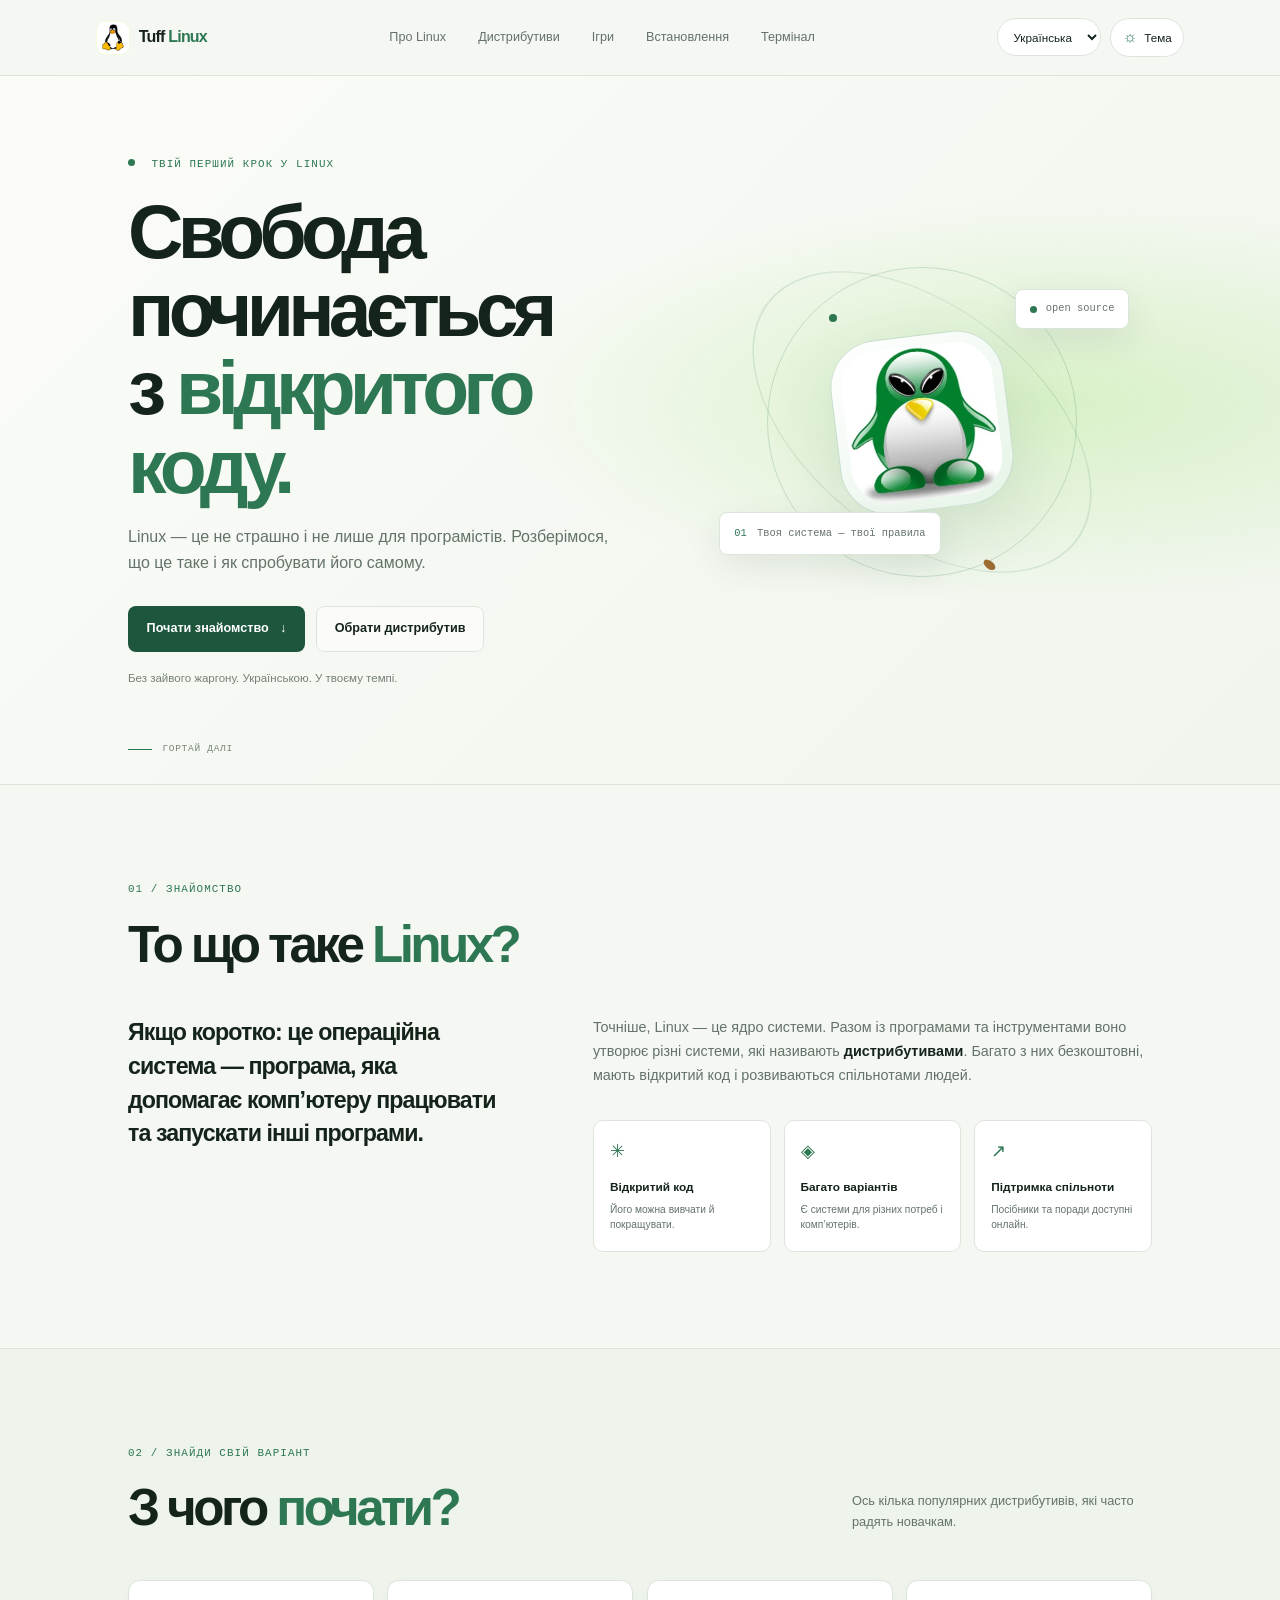
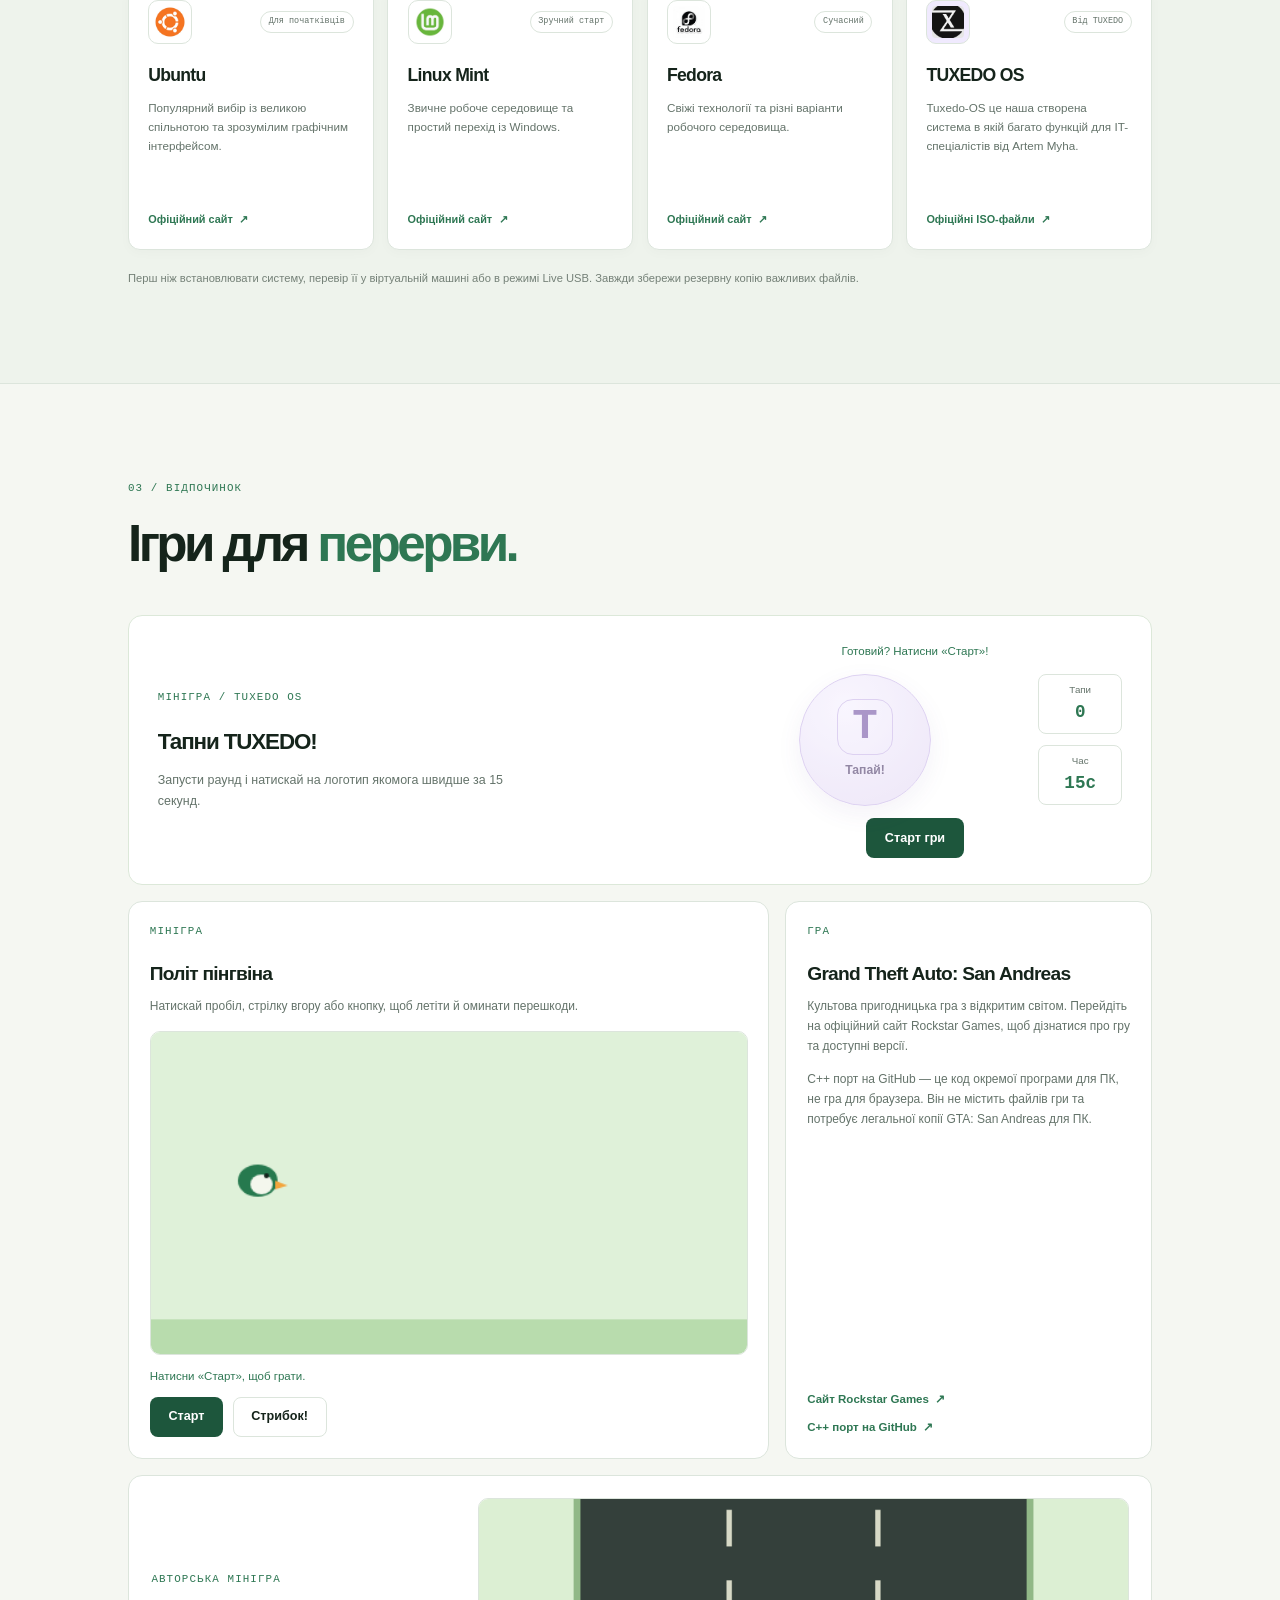
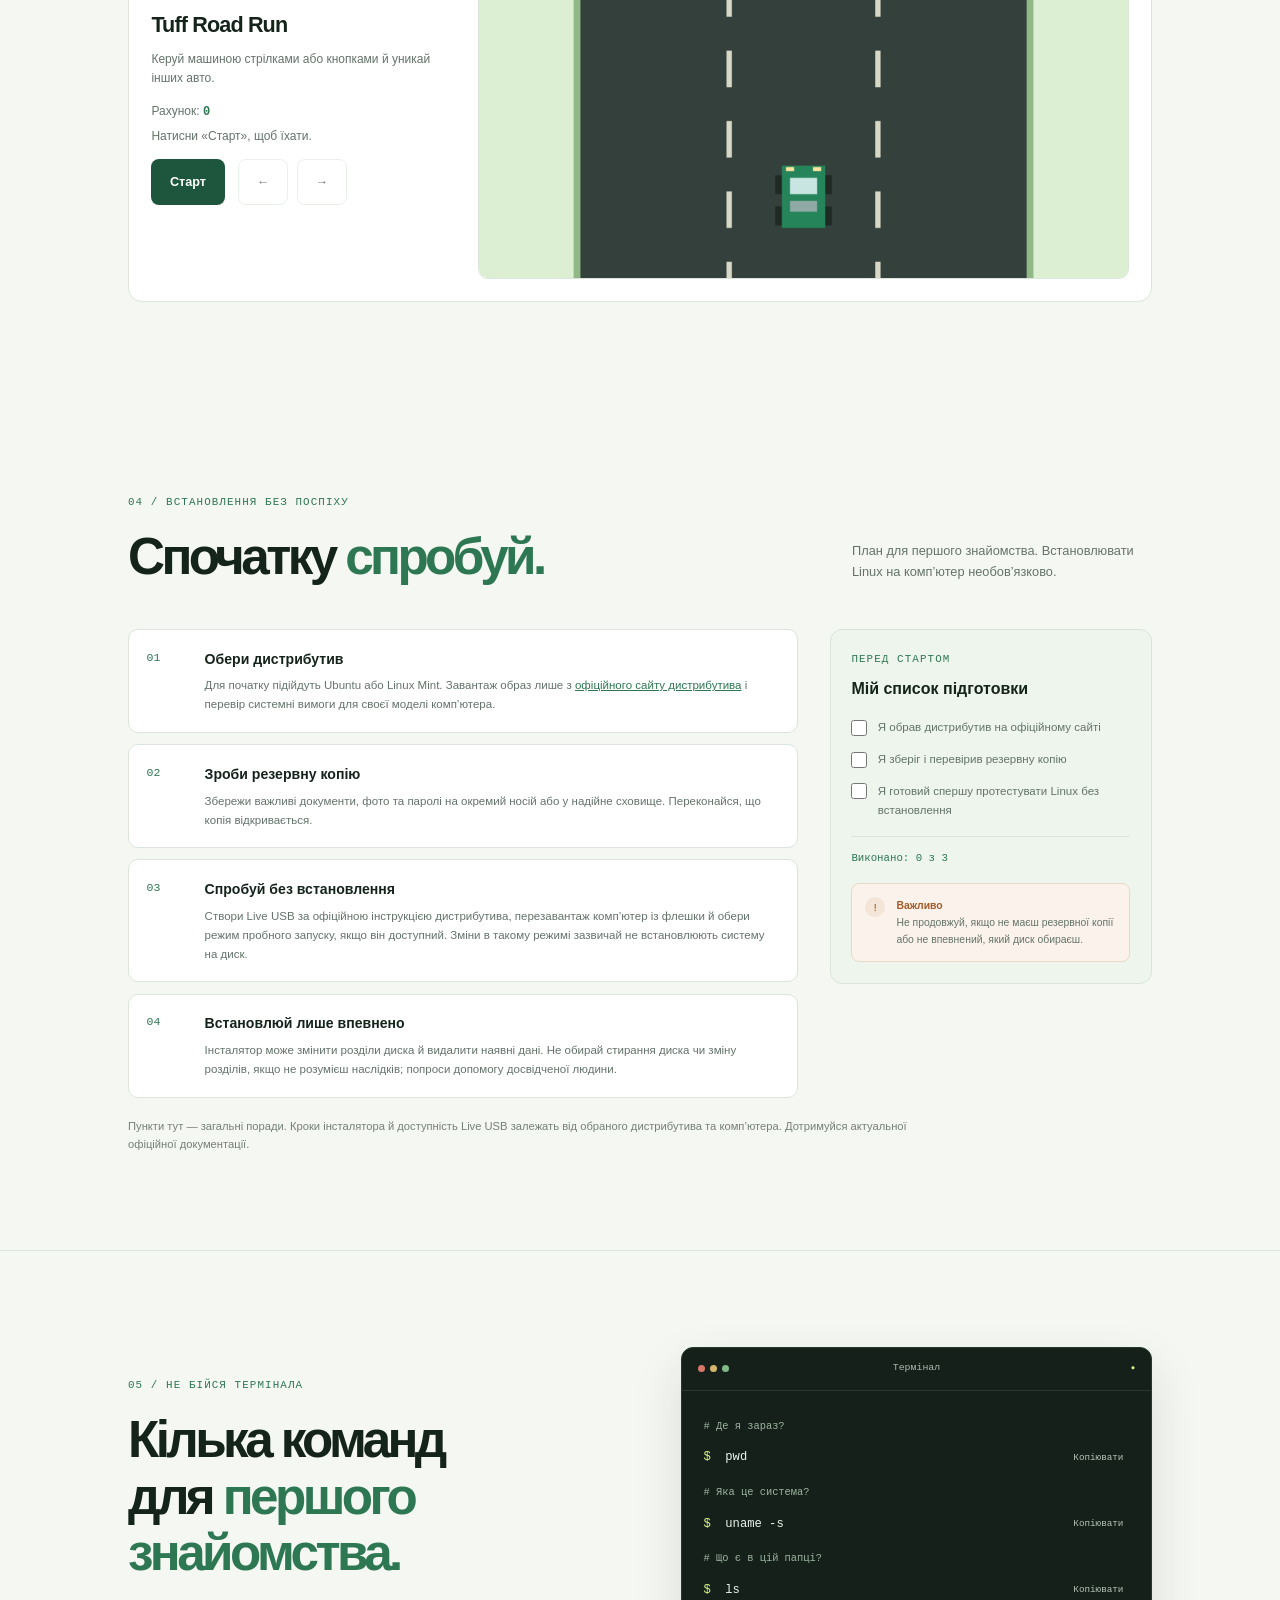
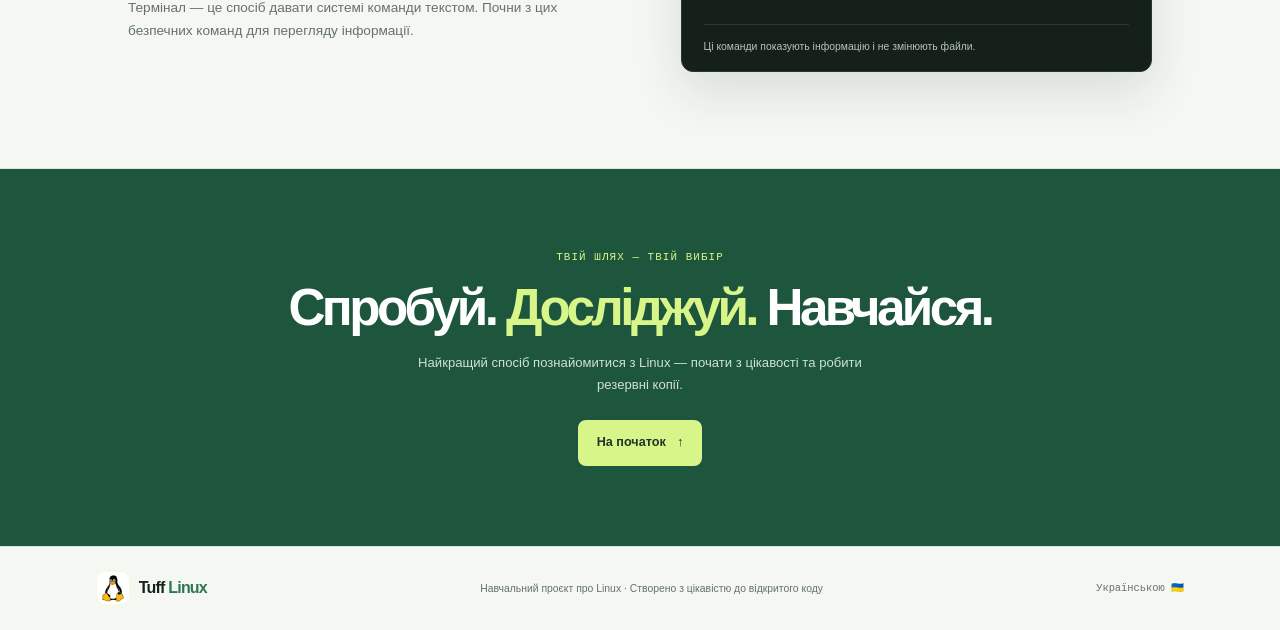
<file: index.html>
<!doctype html>
<html lang="uk">
<head>
  <meta charset="utf-8">
  <meta name="viewport" content="width=device-width, initial-scale=1">
  <meta name="theme-color" content="#f5f7f2">
  <meta name="description" content="Зрозумілий путівник Linux українською: дистрибутиви, безпечне встановлення та перші команди." data-i18n-content="meta.description">
  <meta name="theme-color" content="#f5f7f2">
  <meta name="apple-mobile-web-app-capable" content="yes">
  <meta name="apple-mobile-web-app-status-bar-style" content="default">
  <meta name="apple-mobile-web-app-title" content="Tuff Linux">
  <meta name="format-detection" content="telephone=no">
  <meta name="mobile-web-app-capable" content="yes">
  <link rel="manifest" href="manifest.webmanifest">
  <link rel="icon" href="assets/icon-192.png" type="image/png">
  <link rel="apple-touch-icon" href="assets/icon-192.png">
  <title data-i18n="meta.title">Tuff Linux — путівник для початківців</title>
  <link rel="stylesheet" href="styles.css">
  <script src="script.js" defer></script>
</head>
<body>
  <a class="skip-link" href="#main" data-i18n="skip">Перейти до основного вмісту</a>
  <header class="site-header">
    <a class="brand" href="#" aria-label="Tuff Linux — на головну" data-i18n-aria="brand.home">
      <img class="brand-icon" src="assets/tuxedo-penguin.jpg" alt="">
      <span class="brand-name">Tuff <span class="brand-accent">Linux</span></span>
    </a>
    <nav class="main-nav" aria-label="Основна навігація" data-i18n-aria="nav.label">
      <a href="#about" data-i18n="nav.about">Про Linux</a>
      <a href="#distros" data-i18n="nav.distros">Дистрибутиви</a>
      <a href="#games" data-i18n="nav.games">Ігри</a>
      <a href="#install" data-i18n="nav.install">Встановлення</a>
      <a href="#terminal" data-i18n="nav.terminal">Термінал</a>
    </nav>
    <div class="header-controls">
      <label class="sr-only" for="language-select" data-i18n="language.label">Мова</label>
      <div class="language-control">
        <select class="language-select" id="language-select" aria-label="Мова сайту" data-i18n-aria="language.aria">
          <option value="uk">Українська</option>
          <option value="cs">Čeština</option>
        </select>
      </div>
      <button class="theme-toggle" type="button" aria-label="Увімкнути світлу тему" aria-pressed="false">
      <span aria-hidden="true">☼</span>
      <span class="theme-label" data-i18n="theme.label">Тема</span>
      </button>
      <button class="menu-toggle" type="button" aria-label="Відкрити меню" aria-expanded="false" aria-controls="mobile-menu">
        <span></span><span></span><span></span>
      </button>
    </div>
    <nav class="mobile-nav" id="mobile-menu" aria-label="Мобільна навігація" data-i18n-aria="nav.label">
      <a href="#about" data-i18n="nav.about">Про Linux</a>
      <a href="#distros" data-i18n="nav.distros">Дистрибутиви</a>
      <a href="#games" data-i18n="nav.games">Ігри</a>
      <a href="#install" data-i18n="nav.install">Встановлення</a>
      <a href="#terminal" data-i18n="nav.terminal">Термінал</a>
    </nav>
  </header>

  <main id="main">
    <section class="hero">
      <div class="hero-content">
        <p class="eyebrow"><span class="status-dot"></span> <span data-i18n="hero.eyebrow">Твій перший крок у Linux</span></p>
        <h1 data-i18n-html="hero.title">Свобода починається<br>з <span class="text-gradient">відкритого коду.</span></h1>
        <p class="hero-copy" data-i18n="hero.copy">Linux — це не страшно і не лише для програмістів. Розберімося, що це таке і як спробувати його самому.</p>
        <div class="hero-actions">
          <a class="button button-primary" href="#about"><span data-i18n="hero.primary">Почати знайомство</span> <span aria-hidden="true">↓</span></a>
          <a class="button button-quiet" href="#distros" data-i18n="hero.secondary">Обрати дистрибутив</a>
        </div>
        <p class="hero-note" data-i18n="hero.note">Без зайвого жаргону. Українською. У твоєму темпі.</p>
      </div>
      <div class="hero-visual">
        <div class="orbit orbit-one"></div>
        <div class="orbit orbit-two"></div>
        <button class="linux-symbol music-penguin" id="music-penguin" type="button" aria-label="Play Tuff Linux music">
          <img src="assets/alien-tux.jpg" alt="Alien Tux">
        </button>
        <audio id="tuff-music" preload="none" loop>
          <source src="assets/alien-music.mp3" type="audio/mpeg">
        </audio>
        <div class="floating-card card-top"><span class="card-dot"></span> open source</div>
        <div class="floating-card card-bottom"><span>01</span> <span data-i18n="hero.slogan">Твоя система — твої правила</span></div>
      </div>
      <div class="hero-scroll" aria-hidden="true"><span></span> <span data-i18n="hero.scroll">Гортай далі</span></div>
    </section>

    <section class="section about-section" id="about">
      <div class="section-heading">
        <p class="eyebrow" data-i18n="about.eyebrow">01 / Знайомство</p>
        <h2 data-i18n-html="about.title">То що таке <span class="text-gradient">Linux?</span></h2>
      </div>
      <div class="about-grid">
        <p class="about-lead" data-i18n="about.lead">Якщо коротко: це операційна система — програма, яка допомагає комп’ютеру працювати та запускати інші програми.</p>
        <div class="about-detail">
          <p data-i18n-html="about.detail">Точніше, Linux — це ядро системи. Разом із програмами та інструментами воно утворює різні системи, які називають <strong>дистрибутивами</strong>. Багато з них безкоштовні, мають відкритий код і розвиваються спільнотами людей.</p>
          <div class="feature-list">
            <div class="feature"><span class="feature-icon" aria-hidden="true">✳</span><span><strong data-i18n="about.feature1.title">Відкритий код</strong><small data-i18n="about.feature1.copy">Його можна вивчати й покращувати.</small></span></div>
            <div class="feature"><span class="feature-icon" aria-hidden="true">◈</span><span><strong data-i18n="about.feature2.title">Багато варіантів</strong><small data-i18n="about.feature2.copy">Є системи для різних потреб і комп’ютерів.</small></span></div>
            <div class="feature"><span class="feature-icon" aria-hidden="true">↗</span><span><strong data-i18n="about.feature3.title">Підтримка спільноти</strong><small data-i18n="about.feature3.copy">Посібники та поради доступні онлайн.</small></span></div>
          </div>
        </div>
      </div>
    </section>

    <section class="section distros-section" id="distros">
      <div class="section-heading section-heading-row">
        <div>
          <p class="eyebrow" data-i18n="distros.eyebrow">02 / Знайди свій варіант</p>
          <h2 data-i18n-html="distros.title">З чого <span class="text-gradient">почати?</span></h2>
        </div>
        <p class="section-aside" data-i18n="distros.aside">Ось кілька популярних дистрибутивів, які часто радять новачкам.</p>
      </div>
      <div class="distro-grid">
        <article class="distro-card">
          <div class="distro-top"><img class="distro-logo" src="assets/ubuntu.jpg" alt="Ubuntu logo"><span class="distro-tag" data-i18n="distro.beginner">Для початківців</span></div>
          <h3>Ubuntu</h3>
          <p data-i18n="distro.ubuntu.copy">Популярний вибір із великою спільнотою та зрозумілим графічним інтерфейсом.</p>
          <a href="https://ubuntu.com/download/desktop" target="_blank" rel="noopener noreferrer"><span data-i18n="distro.site">Офіційний сайт</span> <span aria-hidden="true">↗</span></a>
        </article>
        <article class="distro-card">
          <div class="distro-top"><img class="distro-logo" src="assets/linux-mint.jpg" alt="Linux Mint logo"><span class="distro-tag" data-i18n="distro.easy">Зручний старт</span></div>
          <h3>Linux Mint</h3>
          <p data-i18n="distro.mint.copy">Звичне робоче середовище та простий перехід із Windows.</p>
          <a href="https://linuxmint.com/download.php" target="_blank" rel="noopener noreferrer"><span data-i18n="distro.site">Офіційний сайт</span> <span aria-hidden="true">↗</span></a>
        </article>
        <article class="distro-card">
          <div class="distro-top"><img class="distro-logo" src="assets/fedora.jpg" alt="Fedora logo"><span class="distro-tag" data-i18n="distro.modern">Сучасний</span></div>
          <h3>Fedora</h3>
          <p data-i18n="distro.fedora.copy">Свіжі технології та різні варіанти робочого середовища.</p>
          <a href="https://fedoraproject.org/workstation/download" target="_blank" rel="noopener noreferrer"><span data-i18n="distro.site">Офіційний сайт</span> <span aria-hidden="true">↗</span></a>
        </article>
        <article class="distro-card">
          <div class="distro-top"><img class="distro-logo tuxedo-logo" src="assets/tuff-linux-brand.png" alt="TUXEDO OS logo"><span class="distro-tag" data-i18n="distro.tuxedo.tag">Від TUXEDO</span></div>
          <h3>TUXEDO OS</h3>
          <p data-i18n="distro.tuxedo.copy">Tuxedo-OS це наша створена система в якій багато функцій для IT-спеціалістів від Artem Myha
        
            
        .</p>
          <a href="https://os.tuxedocomputers.com/" target="_blank" rel="noopener noreferrer"><span data-i18n="distro.tuxedo.link">Офіційні ISO-файли</span> <span aria-hidden="true">↗</span></a>
        </article>
      </div>
      <p class="section-footnote" data-i18n="distros.footnote">Перш ніж встановлювати систему, перевір її у віртуальній машині або в режимі Live USB. Завжди збережи резервну копію важливих файлів.</p>
    </section>

    <section class="section games-section" id="games">
      <div class="section-heading">
        <p class="eyebrow" data-i18n="games.eyebrow">03 / Відпочинок</p>
        <h2 data-i18n-html="games.title">Ігри для <span class="text-gradient">перерви.</span></h2>
      </div>
      <div class="tap-game">
        <div class="tap-game-copy">
          <p class="eyebrow" data-i18n="game.eyebrow">Мінігра / TUXEDO OS</p>
          <h3 data-i18n="game.title">Тапни TUXEDO!</h3>
          <p data-i18n="game.copy">Запусти раунд і натискай на логотип якомога швидше за 15 секунд.</p>
        </div>
        <div class="tap-game-panel">
          <p class="game-status" id="game-status" role="status" aria-live="polite" data-i18n="game.ready">Готовий? Натисни «Старт»!</p>
          <button class="tap-button" id="tap-button" type="button" disabled aria-label="Тапати на TUXEDO OS" data-i18n-aria="game.tapAria">
            <span class="tap-logo" aria-hidden="true">T</span>
            <span data-i18n="game.tap">Тапай!</span>
          </button>
          <div class="game-stats">
            <div><span data-i18n="game.taps">Тапи</span><strong id="tap-score">0</strong></div>
            <div><span data-i18n="game.time">Час</span><strong><span id="tap-time">15</span><span data-i18n="game.seconds">с</span></strong></div>
          </div>
          <button class="button button-primary game-start" id="game-start" type="button" data-i18n="game.start">Старт гри</button>
        </div>
      </div>
      <div class="extras-grid">
        <section class="flappy-game" aria-labelledby="flappy-title">
          <div class="extras-heading">
            <p class="eyebrow" data-i18n="flappy.eyebrow">Мінігра</p>
            <h3 id="flappy-title" data-i18n="flappy.title">Політ пінгвіна</h3>
            <p data-i18n="flappy.instructions">Натискай пробіл, стрілку вгору або кнопку, щоб летіти й оминати перешкоди.</p>
          </div>
          <canvas class="flappy-canvas" id="flappy-canvas" width="480" height="260" tabindex="0" role="application" aria-label="Гра «Політ пінгвіна». Натисни Старт, щоб грати." data-i18n-aria="flappy.canvasAria"></canvas>
          <p class="flappy-status" id="flappy-status" role="status" aria-live="polite" data-i18n="flappy.ready">Натисни «Старт», щоб грати.</p>
          <div class="flappy-controls">
            <button class="button button-primary" id="flappy-start" type="button" data-i18n="flappy.start">Старт</button>
            <button class="button button-quiet" id="flappy-flap" type="button" data-i18n="flappy.flap">Стрибок!</button>
          </div>
        </section>
        <article class="gta-card">
          <p class="eyebrow" data-i18n="gta.eyebrow">Гра</p>
          <h3>Grand Theft Auto: San Andreas</h3>
          <p data-i18n="gta.copy">Культова пригодницька гра з відкритим світом. Перейдіть на офіційний сайт Rockstar Games, щоб дізнатися про гру та доступні версії.</p>
          <p data-i18n="gta.portNote">C++ порт на GitHub — це код окремої програми для ПК, не гра для браузера. Він не містить файлів гри та потребує легальної копії GTA: San Andreas для ПК.</p>
          <a href="https://www.rockstargames.com/games/sanandreas" target="_blank" rel="noopener noreferrer">
            <span data-i18n="gta.link">Сайт Rockstar Games</span> <span aria-hidden="true">↗</span>
          </a>
          <a href="https://github.com/goonJungus/gta-sa-cpp" target="_blank" rel="noopener noreferrer">
            <span data-i18n="gta.portLink">C++ порт на GitHub</span> <span aria-hidden="true">↗</span>
          </a>
        </article>
      </div>
      <section class="driving-game" aria-labelledby="drive-title">
        <div class="drive-layout">
          <div class="drive-copy">
            <p class="eyebrow" data-i18n="drive.eyebrow">Авторська мінігра</p>
            <h3 id="drive-title">Tuff Road Run</h3>
            <p data-i18n="drive.instructions">Керуй машиною стрілками або кнопками й уникай інших авто.</p>
            <p class="drive-score"><span data-i18n="drive.score">Рахунок</span>: <strong id="drive-score">0</strong></p>
            <p class="drive-status" id="drive-status" role="status" aria-live="polite" data-i18n="drive.ready">Натисни «Старт», щоб їхати.</p>
            <div class="drive-controls">
              <button class="button button-primary" id="drive-start" type="button" data-i18n="drive.start">Старт</button>
              <div class="drive-steering">
                <button class="button button-quiet" id="drive-left" type="button" aria-label="Ліворуч" data-i18n-aria="drive.left" disabled>←</button>
                <button class="button button-quiet" id="drive-right" type="button" aria-label="Праворуч" data-i18n-aria="drive.right" disabled>→</button>
              </div>
            </div>
          </div>
          <canvas class="driving-canvas" id="drive-canvas" width="480" height="280" tabindex="0" role="application" aria-label="Гра Tuff Road Run. Керуй стрілками вліво та вправо." data-i18n-aria="drive.canvasAria"></canvas>
        </div>
      </section>
    </section>

    <section class="section install-section" id="install">
      <div class="section-heading section-heading-row">
        <div>
          <p class="eyebrow" data-i18n="install.eyebrow">03 / Встановлення без поспіху</p>
          <h2 data-i18n-html="install.title">Спочатку <span class="text-gradient">спробуй.</span></h2>
        </div>
        <p class="section-aside" data-i18n="install.aside">План для першого знайомства. Встановлювати Linux на комп’ютер необов’язково.</p>
      </div>
      <div class="install-layout">
        <div class="install-steps">
          <article class="install-step">
            <span class="step-number">01</span>
            <div><h3 data-i18n="install.step1.title">Обери дистрибутив</h3><p data-i18n-html="install.step1.copy">Для початку підійдуть Ubuntu або Linux Mint. Завантаж образ лише з <a href="#distros">офіційного сайту дистрибутива</a> і перевір системні вимоги для своєї моделі комп’ютера.</p></div>
          </article>
          <article class="install-step">
            <span class="step-number">02</span>
            <div><h3 data-i18n="install.step2.title">Зроби резервну копію</h3><p data-i18n="install.step2.copy">Збережи важливі документи, фото та паролі на окремий носій або у надійне сховище. Переконайся, що копія відкривається.</p></div>
          </article>
          <article class="install-step">
            <span class="step-number">03</span>
            <div><h3 data-i18n="install.step3.title">Спробуй без встановлення</h3><p data-i18n="install.step3.copy">Створи Live USB за офіційною інструкцією дистрибутива, перезавантаж комп’ютер із флешки й обери режим пробного запуску, якщо він доступний. Зміни в такому режимі зазвичай не встановлюють систему на диск.</p></div>
          </article>
          <article class="install-step">
            <span class="step-number">04</span>
            <div><h3 data-i18n="install.step4.title">Встановлюй лише впевнено</h3><p data-i18n="install.step4.copy">Інсталятор може змінити розділи диска й видалити наявні дані. Не обирай стирання диска чи зміну розділів, якщо не розумієш наслідків; попроси допомогу досвідченої людини.</p></div>
          </article>
        </div>
        <aside class="install-checklist">
          <p class="eyebrow" data-i18n="install.check.eyebrow">Перед стартом</p>
          <h3 data-i18n="install.check.title">Мій список підготовки</h3>
          <label class="check-item"><input type="checkbox" class="install-check"><span data-i18n="install.check.item1">Я обрав дистрибутив на офіційному сайті</span></label>
          <label class="check-item"><input type="checkbox" class="install-check"><span data-i18n="install.check.item2">Я зберіг і перевірив резервну копію</span></label>
          <label class="check-item"><input type="checkbox" class="install-check"><span data-i18n="install.check.item3">Я готовий спершу протестувати Linux без встановлення</span></label>
          <p class="check-progress" id="check-progress" role="status" aria-live="polite">Виконано: 0 з 3</p>
          <div class="install-warning"><span aria-hidden="true">!</span><p><strong data-i18n="install.warning.title">Важливо</strong><br><span data-i18n="install.warning.copy">Не продовжуй, якщо не маєш резервної копії або не впевнений, який диск обираєш.</span></p></div>
        </aside>
      </div>
      <p class="section-footnote" data-i18n="install.footnote">Пункти тут — загальні поради. Кроки інсталятора й доступність Live USB залежать від обраного дистрибутива та комп’ютера. Дотримуйся актуальної офіційної документації.</p>
    </section>

    <section class="section terminal-section" id="terminal">
      <div class="terminal-copy">
        <p class="eyebrow" data-i18n="terminal.eyebrow">04 / Не бійся термінала</p>
        <h2 data-i18n-html="terminal.title">Кілька команд<br>для <span class="text-gradient">першого знайомства.</span></h2>
        <p data-i18n="terminal.intro">Термінал — це спосіб давати системі команди текстом. Почни з цих безпечних команд для перегляду інформації.</p>
      </div>
      <div class="terminal-window">
        <div class="terminal-bar"><div class="window-dots" aria-hidden="true"><i></i><i></i><i></i></div><span data-i18n="terminal.label">Термінал</span><span class="terminal-lock" aria-label="Лише перегляд" data-i18n-aria="terminal.lock">●</span></div>
        <div class="terminal-body">
          <p class="terminal-comment" data-i18n="terminal.comment1"># Де я зараз?</p>
          <div class="command-row"><code><span class="prompt">$</span> pwd</code><button class="copy-button" type="button" data-copy="pwd" aria-label="Скопіювати команду pwd" data-i18n="terminal.copy" data-i18n-aria="terminal.copyAria">Копіювати</button></div>
          <p class="terminal-comment" data-i18n="terminal.comment2"># Яка це система?</p>
          <div class="command-row"><code><span class="prompt">$</span> uname -s</code><button class="copy-button" type="button" data-copy="uname -s" aria-label="Скопіювати команду uname -s" data-i18n="terminal.copy" data-i18n-aria="terminal.copyAria">Копіювати</button></div>
          <p class="terminal-comment" data-i18n="terminal.comment3"># Що є в цій папці?</p>
          <div class="command-row"><code><span class="prompt">$</span> ls</code><button class="copy-button" type="button" data-copy="ls" aria-label="Скопіювати команду ls" data-i18n="terminal.copy" data-i18n-aria="terminal.copyAria">Копіювати</button></div>
          <p class="terminal-hint" role="status" aria-live="polite" data-i18n="terminal.hint">Ці команди показують інформацію і не змінюють файли.</p>
        </div>
      </div>
    </section>

    <section class="closing">
      <p class="eyebrow" data-i18n="closing.eyebrow">Твій шлях — твій вибір</p>
      <h2 data-i18n-html="closing.title">Спробуй. <span class="text-gradient">Досліджуй.</span> Навчайся.</h2>
      <p data-i18n="closing.copy">Найкращий спосіб познайомитися з Linux — почати з цікавості та робити резервні копії.</p>
      <a class="button button-primary" href="#main"><span data-i18n="closing.button">На початок</span> <span aria-hidden="true">↑</span></a>
    </section>
  </main>

  <footer class="site-footer">
    <a class="brand" href="#" aria-label="Tuff Linux — на головну" data-i18n-aria="brand.home"><img class="brand-icon" src="assets/tuxedo-penguin.jpg" alt=""><span class="brand-name">Tuff <span class="brand-accent">Linux</span></span></a>
    <p data-i18n="footer.copy">Навчальний проєкт про Linux · Створено з цікавістю до відкритого коду</p>
    <span class="footer-year" data-i18n="footer.language">Українською 🇺🇦</span>
  </footer>
</body>
</html>
</file>
<file: styles.css>
:root {
  color-scheme: light;
  --bg: #f5f7f2;
  --surface: #fff;
  --surface-soft: #edf2eb;
  --text: #15241b;
  --muted: #64736a;
  --line: #dce5dc;
  --green: #2e7753;
  --green-dark: #1d563c;
  --lime: #d8f58a;
  --mint: #d9eee2;
  --orange: #a45b2a;
  --mono: Consolas, "Courier New", monospace;
  --sans: "Segoe UI", Arial, sans-serif;
}

* { box-sizing: border-box; }
html { scroll-behavior: smooth; scroll-padding-top: 6rem; }
body { margin: 0; background: var(--bg); color: var(--text); font-family: var(--sans); line-height: 1.65; -webkit-text-size-adjust: 100%; text-size-adjust: 100%; }
a { color: inherit; }
button, select { font: inherit; }
h1, h2, h3, p { margin-top: 0; }
.skip-link { position: absolute; top: -4rem; left: 1rem; z-index: 20; padding: .7rem 1rem; background: var(--green-dark); color: #fff; }
.skip-link:focus { top: 1rem; }
.sr-only { position: absolute; width: 1px; height: 1px; overflow: hidden; clip: rect(0, 0, 0, 0); white-space: nowrap; clip-path: inset(50%); }

.site-header { position: sticky; top: 0; z-index: 10; display: flex; min-height: 76px; align-items: center; justify-content: space-between; gap: 2rem; padding: 0 7.5%; padding-left: max(7.5%, env(safe-area-inset-left)); padding-right: max(7.5%, env(safe-area-inset-right)); border-bottom: 1px solid var(--line); background: var(--bg); background: color-mix(in srgb, var(--bg) 92%, transparent); backdrop-filter: blur(16px); -webkit-backdrop-filter: blur(16px); }
.brand { display: inline-flex; align-items: center; gap: .55rem; color: var(--text); text-decoration: none; font-size: 1rem; font-weight: 800; letter-spacing: -.05em; }
.brand-icon { width: 34px; height: 34px; flex: 0 0 auto; object-fit: cover; border: 1px solid rgba(216, 245, 138, .28); border-radius: 10px; background: #fff; }
.brand-name { white-space: nowrap; }
.brand-accent { color: var(--green); }
.main-nav { display: flex; align-items: center; gap: 2rem; }
.main-nav a { color: var(--muted); text-decoration: none; font-size: .79rem; transition: color .2s ease; }
.main-nav a:hover, .main-nav a:focus-visible { color: var(--green); }
.header-controls { display: flex; align-items: center; gap: .6rem; }
.menu-toggle, .mobile-nav { display: none; }
.language-select, .theme-toggle { min-height: 38px; border: 1px solid var(--line); border-radius: 99px; background: var(--surface); color: var(--text); cursor: pointer; font-size: .73rem; }
.language-control { display: flex; align-items: center; gap: .35rem; }
.language-control img { width: 24px; height: 24px; object-fit: contain; }
.language-select { max-width: 120px; padding: .4rem .7rem; }
.theme-toggle { display: inline-flex; align-items: center; gap: .45rem; padding: .35rem .7rem; }
.theme-toggle span:first-child { color: var(--green); font-size: 1rem; }
.language-select:focus-visible, .theme-toggle:focus-visible, .tap-button:focus-visible, .game-start:focus-visible, .copy-button:focus-visible { outline: 2px solid var(--green); outline-offset: 3px; }

.hero { position: relative; display: grid; min-height: 620px; grid-template-columns: 1.1fr .9fr; align-items: center; overflow: hidden; padding: 5rem 10% 6rem; border-bottom: 1px solid var(--line); background: radial-gradient(ellipse at 82% 46%, rgba(201, 237, 177, .65), transparent 37%), linear-gradient(135deg, #fbfcf8 0%, #f0f5ed 100%); }
.hero-content { position: relative; z-index: 1; max-width: 650px; }
.eyebrow { margin: 0 0 1.1rem; color: var(--green); font-family: var(--mono); font-size: .68rem; letter-spacing: .1em; text-transform: uppercase; }
.status-dot, .card-dot { display: inline-block; width: 7px; height: 7px; margin-right: .55rem; border-radius: 50%; background: var(--green); vertical-align: 1px; }
h1 { max-width: 740px; margin-bottom: 1.2rem; font-size: clamp(3rem, 6vw, 5.8rem); line-height: 1.02; letter-spacing: -.075em; }
h2 { font-size: clamp(2.1rem, 4vw, 3.6rem); line-height: 1.1; letter-spacing: -.07em; }
.text-gradient { color: var(--green); }
.hero-copy { max-width: 500px; margin-bottom: 1.8rem; color: var(--muted); font-size: 1rem; }
.hero-actions { display: flex; flex-wrap: wrap; align-items: center; gap: .7rem; }
.button { display: inline-flex; min-height: 46px; align-items: center; justify-content: center; gap: .7rem; padding: 0 1.1rem; border: 1px solid transparent; border-radius: 8px; text-decoration: none; font-size: .79rem; font-weight: 700; transition: transform .18s ease, background .18s ease, border-color .18s ease; }
.button:hover { transform: translateY(-2px); }
.button-primary { background: var(--green-dark); color: #fff; }
.button-primary:hover { background: var(--green); }
.button-quiet { border-color: var(--line); background: rgba(255,255,255,.55); color: var(--text); }
.button-quiet:hover { border-color: var(--green); background: var(--surface); }
.hero-note { margin: 1.1rem 0 0; color: #748077; font-size: .72rem; }
.hero-visual { position: relative; display: grid; min-height: 350px; place-items: center; }
.orbit { position: absolute; width: min(28vw, 310px); aspect-ratio: 1; border: 1px solid rgba(46, 119, 83, .2); border-radius: 50%; }
.orbit-one::before, .orbit-two::before { position: absolute; width: 8px; height: 8px; border-radius: 50%; background: var(--green); content: ""; }
.orbit-one::before { top: 15%; left: 20%; }
.orbit-two { width: min(21vw, 230px); border-color: rgba(46, 119, 83, .14); transform: rotate(38deg) scaleX(1.7); }
.orbit-two::before { right: 12%; bottom: 17%; background: #9e6d34; }
.linux-symbol { width: 174px; aspect-ratio: 1; object-fit: contain; border: 1px solid rgba(46, 119, 83, .2); border-radius: 48px; background: linear-gradient(145deg, #fff, #e6f4e7); box-shadow: 0 24px 70px rgba(32, 82, 54, .12); transform: rotate(-7deg); }
.music-penguin { display: grid; padding: 10px; cursor: pointer; place-items: center; animation: penguin-float 3.2s ease-in-out infinite; }
.music-penguin img { width: 100%; height: 100%; object-fit: contain; border-radius: 38px; }
.music-penguin:hover { filter: brightness(1.04); }
.music-penguin:focus-visible { outline: 3px solid var(--lime); outline-offset: 5px; }
.music-penguin.playing { box-shadow: 0 18px 55px rgba(46, 119, 83, .28), 0 0 0 8px rgba(216, 245, 138, .35); animation: penguin-float 3.2s ease-in-out infinite, penguin-pulse 1.1s ease-in-out infinite; }
.hero-visual .orbit-one { animation: orbit-spin 18s linear infinite; }
.hero-visual .orbit-two { animation: orbit-spin-back 24s linear infinite; }
.floating-card { animation: card-float 4s ease-in-out infinite; }
.card-bottom { animation-delay: -2s; }

@keyframes penguin-float {
  0%, 100% { transform: rotate(-7deg) translateY(0); }
  50% { transform: rotate(-3deg) translateY(-12px); }
}
@keyframes penguin-pulse {
  0%, 100% { filter: saturate(1); }
  50% { filter: saturate(1.35) brightness(1.08); }
}
@keyframes orbit-spin {
  to { transform: rotate(360deg); }
}
@keyframes orbit-spin-back {
  to { transform: rotate(-322deg) scaleX(1.7); }
}
@keyframes card-float {
  0%, 100% { transform: translateY(0); }
  50% { transform: translateY(-7px); }
}
.section.reveal-ready,
.closing.reveal-ready {
  opacity: 0;
  transform: translateY(22px);
  transition: opacity .7s ease, transform .7s ease;
}
.section.reveal-visible,
.closing.reveal-visible {
  opacity: 1;
  transform: translateY(0);
}
.floating-card { position: absolute; display: flex; align-items: center; border: 1px solid var(--line); border-radius: 8px; background: var(--surface); box-shadow: 0 12px 35px rgba(31, 57, 39, .09); color: var(--muted); font-family: var(--mono); font-size: .65rem; }
.card-top { top: 12%; right: 5%; padding: .65rem .85rem; }
.card-bottom { bottom: 12%; left: 6%; gap: .65rem; padding: .75rem .9rem; }
.card-bottom span:first-child { color: var(--green); }
.hero-scroll { position: absolute; bottom: 1.7rem; left: 10%; display: flex; align-items: center; gap: .65rem; color: #77837a; font-family: var(--mono); font-size: .59rem; letter-spacing: .08em; text-transform: uppercase; }
.hero-scroll span:first-child { display: block; width: 24px; height: 1px; background: var(--green); }

.section { padding: 6rem 10%; }
.section-heading { margin-bottom: 2.7rem; }
.section-heading h2, .terminal-copy h2, .closing h2 { margin-bottom: 0; }
.about-grid { display: grid; grid-template-columns: .8fr 1.2fr; gap: 9%; }
.about-lead { max-width: 400px; margin: 0; font-size: 1.45rem; font-weight: 650; line-height: 1.45; letter-spacing: -.04em; }
.about-detail > p { max-width: 650px; margin-bottom: 2rem; color: var(--muted); font-size: .9rem; }
.about-detail strong { color: var(--text); }
.feature-list { display: grid; grid-template-columns: repeat(3, 1fr); gap: .8rem; }
.feature { display: flex; min-height: 132px; flex-direction: column; gap: .75rem; padding: 1rem; border: 1px solid var(--line); border-radius: 10px; background: var(--surface); }
.feature-icon { color: var(--green); font-size: 1.1rem; }
.feature strong, .feature small { display: block; }
.feature strong { margin-bottom: .3rem; font-size: .74rem; }
.feature small { color: var(--muted); font-size: .64rem; line-height: 1.5; }

.distros-section { border-top: 1px solid var(--line); border-bottom: 1px solid var(--line); background: #eef3ec; }
.section-heading-row { display: flex; align-items: end; justify-content: space-between; gap: 2rem; }
.section-aside { max-width: 300px; margin: 0 0 .25rem; color: var(--muted); font-size: .8rem; }
.distro-grid { display: grid; grid-template-columns: repeat(4, minmax(0, 1fr)); gap: .85rem; }
.distro-card { display: flex; min-height: 270px; flex-direction: column; padding: 1.2rem; border: 1px solid var(--line); border-radius: 12px; background: var(--surface); box-shadow: 0 3px 12px rgba(25, 50, 33, .025); transition: transform .2s ease, box-shadow .2s ease, border-color .2s ease; }
.distro-card:hover { transform: translateY(-4px); border-color: rgba(46, 119, 83, .35); box-shadow: 0 14px 28px rgba(25, 50, 33, .08); }
.distro-top { display: flex; align-items: center; justify-content: space-between; gap: .5rem; margin-bottom: 1.1rem; }
.distro-logo { width: 44px; height: 44px; flex: 0 0 auto; object-fit: contain; border: 1px solid var(--line); border-radius: 10px; background: var(--surface); padding: 5px; }
.tuxedo-logo { background: #f0eafe; color: #6d4ba2; }
.distro-tag { padding: .2rem .48rem; border: 1px solid var(--line); border-radius: 99px; color: var(--muted); font-family: var(--mono); font-size: .53rem; white-space: nowrap; }
.distro-card h3 { margin-bottom: .45rem; font-size: 1.1rem; letter-spacing: -.04em; }
.distro-card p { margin-bottom: 1rem; color: var(--muted); font-size: .73rem; }
.distro-card > a { display: inline-flex; align-items: center; gap: .4rem; margin-top: auto; color: var(--green); text-decoration: none; font-size: .68rem; font-weight: 700; }
.distro-card > a:hover { text-decoration: underline; }
.section-footnote { max-width: 800px; margin: 1.2rem 0 0; color: #748077; font-size: .7rem; }

.tap-game { display: grid; grid-template-columns: 1fr .8fr; align-items: center; gap: 2rem; margin-top: 1.8rem; padding: 1.6rem 1.8rem; border: 1px solid #dce8d9; border-radius: 14px; background: var(--surface); }
.tap-game-copy h3 { margin-bottom: .55rem; font-size: 1.4rem; letter-spacing: -.05em; }
.tap-game-copy > p:last-child { max-width: 390px; margin: 0; color: var(--muted); font-size: .78rem; }
.tap-game-panel { display: grid; grid-template-columns: 1fr auto; align-items: center; justify-items: center; gap: .8rem 1rem; }
.game-status { grid-column: 1 / -1; margin: 0; color: var(--green); font-size: .72rem; text-align: center; }
.tap-button { display: flex; min-width: 132px; min-height: 132px; flex-direction: column; align-items: center; justify-content: center; gap: .35rem; border: 1px solid #c5b1e7; border-radius: 50%; background: radial-gradient(circle at 35% 25%, #f5f0ff, #e6dcf6 75%); color: #453263; cursor: pointer; font-size: .76rem; font-weight: 700; box-shadow: 0 8px 26px rgba(100, 72, 152, .12); touch-action: manipulation; transition: transform .1s ease, filter .15s ease; }
.tap-button:not(:disabled):hover { filter: brightness(1.04); }
.tap-button:not(:disabled):active { transform: scale(.93); }
.tap-button:disabled { cursor: not-allowed; opacity: .58; }
.tap-logo { display: grid; width: 56px; height: 56px; place-items: center; border: 1px solid #c5b1e7; border-radius: 16px; color: #6d4ba2; font-family: var(--mono); font-size: 2.65rem; line-height: 1; }
.game-stats { display: grid; gap: .7rem; min-width: 84px; }
.game-stats div { display: flex; flex-direction: column; align-items: center; padding: .4rem .6rem; border: 1px solid var(--line); border-radius: 8px; }
.game-stats div > span { color: var(--muted); font-size: .61rem; }
.game-stats strong { color: var(--green); font-family: var(--mono); font-size: 1.1rem; }
.game-start { grid-column: 1 / -1; min-height: 40px; }
.extras-grid { display: grid; grid-template-columns: minmax(0, 1.4fr) minmax(240px, .8fr); gap: 1rem; margin-top: 1rem; }
.flappy-game, .gta-card { padding: 1.3rem; border: 1px solid var(--line); border-radius: 14px; background: var(--surface); }
.extras-heading h3, .gta-card h3 { margin-bottom: .45rem; font-size: 1.2rem; letter-spacing: -.04em; }
.extras-heading > p:last-child, .gta-card > p:not(.eyebrow) { margin-bottom: .85rem; color: var(--muted); font-size: .75rem; }
.flappy-canvas { display: block; width: 100%; height: auto; border: 1px solid var(--line); border-radius: 10px; touch-action: none; }
.flappy-canvas:focus-visible { outline: 2px solid var(--green); outline-offset: 3px; }
.flappy-status { min-height: 1.5em; margin: .7rem 0; color: var(--green); font-size: .72rem; }
.flappy-controls { display: flex; flex-wrap: wrap; gap: .6rem; }
.flappy-controls .button { min-height: 40px; }
.flappy-controls button:disabled { cursor: not-allowed; opacity: .6; }
.gta-card { display: flex; flex-direction: column; align-items: flex-start; }
.gta-card > a { display: inline-flex; align-items: center; gap: .4rem; margin-top: .55rem; color: var(--green); text-decoration: none; font-size: .72rem; font-weight: 700; }
.gta-card > a:first-of-type { margin-top: auto; }
.gta-card > a:hover { text-decoration: underline; }
.driving-game { margin-top: 1rem; padding: 1.4rem; border: 1px solid var(--line); border-radius: 14px; background: var(--surface); }
.drive-layout { display: grid; grid-template-columns: minmax(190px, .7fr) minmax(0, 1.5fr); align-items: center; gap: 1.4rem; }
.drive-copy h3 { margin-bottom: .45rem; font-size: 1.35rem; letter-spacing: -.04em; }
.drive-copy > p:not(.eyebrow) { color: var(--muted); font-size: .75rem; }
.drive-score { margin: .8rem 0 .25rem; }
.drive-score strong { color: var(--green); font-family: var(--mono); }
.drive-status { min-height: 1.5em; margin: 0 0 .8rem; }
.drive-controls, .drive-steering { display: flex; flex-wrap: wrap; align-items: center; gap: .55rem; }
.drive-steering { margin-left: .3rem; }
.drive-steering button { min-width: 46px; }
.drive-steering button:disabled, .drive-controls > button:disabled { cursor: not-allowed; opacity: .6; }
.driving-canvas { display: block; width: 100%; height: auto; border: 1px solid var(--line); border-radius: 10px; }
.driving-canvas:focus-visible { outline: 2px solid var(--green); outline-offset: 3px; }

.install-section { border-bottom: 1px solid var(--line); }
.install-layout { display: grid; grid-template-columns: 1.35fr .65fr; align-items: start; gap: 2rem; }
.install-steps { display: grid; gap: .7rem; }
.install-step { display: grid; grid-template-columns: 42px 1fr; gap: 1rem; padding: 1.1rem; border: 1px solid var(--line); border-radius: 10px; background: var(--surface); }
.step-number { color: var(--green); font-family: var(--mono); font-size: .72rem; }
.install-step h3 { margin: 0 0 .35rem; font-size: .88rem; }
.install-step p { margin: 0; color: var(--muted); font-size: .72rem; }
.install-step a { color: var(--green); }
.install-checklist { position: sticky; top: 96px; padding: 1.3rem; border: 1px solid #d6e5d7; border-radius: 12px; background: #edf5ed; }
.install-checklist .eyebrow { margin-bottom: .45rem; }
.install-checklist h3 { margin-bottom: 1rem; font-size: 1rem; }
.check-item { display: flex; align-items: flex-start; gap: .65rem; margin: .8rem 0; color: var(--muted); cursor: pointer; font-size: .72rem; }
.check-item input { width: 16px; height: 16px; flex: 0 0 auto; margin: .1rem 0 0; accent-color: var(--green); }
.check-progress { margin: 1rem 0 0; padding-top: .8rem; border-top: 1px solid var(--line); color: var(--green); font-family: var(--mono); font-size: .67rem; }
.install-warning { display: flex; gap: .7rem; margin-top: 1rem; padding: .8rem; border: 1px solid #ead8c7; border-radius: 8px; background: #fbf3eb; }
.install-warning > span { display: grid; width: 20px; height: 20px; flex: 0 0 auto; place-items: center; border-radius: 50%; background: #f3e5d8; color: var(--orange); font-family: var(--mono); font-size: .72rem; }
.install-warning p { margin: 0; color: var(--muted); font-size: .65rem; }
.install-warning strong { color: var(--orange); }

.terminal-section { display: grid; grid-template-columns: 1fr 1fr; align-items: center; gap: 8%; }
.terminal-copy h2 { margin-bottom: 1rem; }
.terminal-copy > p:last-child { max-width: 440px; margin-bottom: 0; color: var(--muted); font-size: .85rem; }
.terminal-window { overflow: hidden; border: 1px solid #253a2d; border-radius: 12px; background: #142019; color: #edf4ed; box-shadow: 0 20px 50px rgba(25, 50, 33, .12); }
.terminal-bar { display: grid; height: 43px; grid-template-columns: 1fr auto 1fr; align-items: center; padding: 0 1rem; border-bottom: 1px solid rgba(215, 236, 210, .12); color: #aab9ad; font-family: var(--mono); font-size: .62rem; }
.window-dots { display: flex; gap: 5px; }
.window-dots i { width: 7px; height: 7px; border-radius: 50%; background: #d77769; }
.window-dots i:nth-child(2) { background: #d3b86b; }
.window-dots i:nth-child(3) { background: #81b989; }
.terminal-lock { justify-self: end; color: var(--lime); font-size: .45rem; }
.terminal-body { padding: 1.2rem 1.35rem 1rem; font-family: var(--mono); }
.terminal-comment { margin: .5rem 0 .25rem; color: #9cb49f; font-size: .65rem; }
.command-row { display: flex; min-height: 37px; align-items: center; justify-content: space-between; gap: .7rem; }
.command-row code { color: #edf4ed; font-family: var(--mono); font-size: .76rem; }
.prompt { margin-right: .45rem; color: var(--lime); }
.copy-button { border: 0; background: transparent; color: #b6c4b8; cursor: pointer; font-family: var(--mono); font-size: .58rem; }
.copy-button:hover, .copy-button:focus-visible { color: var(--lime); }
.terminal-hint { margin: 1rem 0 0; padding-top: .8rem; border-top: 1px solid rgba(215, 236, 210, .12); color: #b6c4b8; font-family: var(--sans); font-size: .65rem; }

.closing { display: flex; flex-direction: column; align-items: center; padding: 5rem 1.5rem; border-top: 1px solid var(--line); background: var(--green-dark); color: #fff; text-align: center; }
.closing .eyebrow { margin-bottom: .8rem; color: var(--lime); }
.closing h2 { font-size: clamp(1.9rem, 4vw, 3.2rem); }
.closing .text-gradient { color: var(--lime); }
.closing > p:not(.eyebrow) { max-width: 460px; margin: 1rem 0 1.5rem; color: #d2e0d6; font-size: .82rem; }
.closing .button-primary { background: var(--lime); color: #1e3527; }
.closing .button-primary:hover { background: #e6ffad; }
.site-footer { display: flex; min-height: 84px; align-items: center; justify-content: space-between; gap: 1.2rem; padding: 1rem 7.5%; border-top: 1px solid var(--line); }
.site-footer > p, .footer-year { margin: 0; color: var(--muted); font-size: .65rem; }
.footer-year { font-family: var(--mono); }

body.dark-theme {
  color-scheme: dark;
  --bg: #101812;
  --surface: #17231b;
  --surface-soft: #1d2b21;
  --text: #f0f3ec;
  --muted: #a1aea1;
  --line: rgba(215, 236, 210, .12);
  --green: #b6f36b;
  --green-dark: #234a34;
  --lime: #d8f58a;
  --mint: #73e5b3;
  --orange: #e8a261;
}
body.dark-theme .hero { background: radial-gradient(ellipse at 82% 46%, rgba(84, 146, 83, .2), transparent 38%), linear-gradient(135deg, #121b15, #17241a); }
body.dark-theme .distro-card { box-shadow: none; }
body.dark-theme .distros-section { background: #121b15; }
body.dark-theme .tap-game { border-color: var(--line); }
body.dark-theme .flappy-game, body.dark-theme .gta-card { border-color: var(--line); }
body.dark-theme .flappy-canvas { border-color: var(--line); }
body.dark-theme .driving-game, body.dark-theme .driving-canvas { border-color: var(--line); }
body.dark-theme .install-checklist { border-color: var(--line); background: #1a2a1e; }
body.dark-theme .install-warning { border-color: rgba(232, 162, 97, .24); background: rgba(232, 162, 97, .06); }
body.dark-theme .install-warning > span { background: rgba(232, 162, 97, .16); }
body.dark-theme .terminal-window { background: #0c120e; }
body.dark-theme .closing { background: #1b3c2b; }
body.dark-theme .button-primary { color: #122018; }
body.dark-theme .closing .button-primary { color: #1e3527; }

@media (max-width: 1050px) {
  .site-header { padding-right: 5%; padding-left: 5%; }
  .hero { padding-right: 7%; padding-left: 7%; }
  .section { padding-right: 7%; padding-left: 7%; }
  .distro-grid { grid-template-columns: repeat(2, minmax(0, 1fr)); }
  .site-footer { padding-right: 5%; padding-left: 5%; }
}

@media (max-width: 780px) {
  .site-header { gap: 1rem; }
  .main-nav { gap: 1rem; }
  .main-nav a { font-size: .7rem; }
  .hero { min-height: 560px; grid-template-columns: 1fr .75fr; }
  .hero-visual { transform: scale(.85); }
  .about-grid { gap: 5%; }
  .feature-list { grid-template-columns: 1fr; }
  .feature { min-height: 0; flex-direction: row; align-items: center; }
  .tap-game { grid-template-columns: 1fr; }
  .extras-grid { grid-template-columns: 1fr; }
  .drive-layout { grid-template-columns: 1fr; }
  .install-layout { grid-template-columns: 1fr; }
  .install-checklist { position: static; }
  .terminal-section { gap: 5%; }
}

@media (max-width: 620px) {
  html { scroll-padding-top: 5rem; }
  .site-header { min-height: 64px; gap: .5rem; padding: 0 max(4%, env(safe-area-inset-left)); }
  .main-nav { display: none; }
  .menu-toggle { display: inline-flex; width: 40px; height: 40px; flex-direction: column; align-items: center; justify-content: center; gap: 4px; border: 1px solid var(--line); border-radius: 50%; background: var(--surface); cursor: pointer; }
  .menu-toggle span { display: block; width: 17px; height: 2px; border-radius: 2px; background: var(--text); transition: transform .2s ease, opacity .2s ease; }
  .menu-toggle[aria-expanded="true"] span:first-child { transform: translateY(6px) rotate(45deg); }
  .menu-toggle[aria-expanded="true"] span:nth-child(2) { opacity: 0; }
  .menu-toggle[aria-expanded="true"] span:last-child { transform: translateY(-6px) rotate(-45deg); }
  .mobile-nav { position: absolute; top: calc(100% + 1px); right: max(4%, env(safe-area-inset-right)); left: max(4%, env(safe-area-inset-left)); flex-direction: column; gap: 0; padding: .5rem; border: 1px solid var(--line); border-radius: 12px; background: var(--surface); box-shadow: 0 16px 40px rgba(25, 50, 33, .16); }
  .mobile-nav.open { display: flex; }
  .mobile-nav a { min-height: 48px; display: flex; align-items: center; padding: 0 .85rem; border-radius: 8px; color: var(--text); text-decoration: none; }
  .mobile-nav a:active { background: var(--surface-soft); }
  .brand { gap: .4rem; font-size: .9rem; }
  .brand-icon { width: 30px; height: 30px; border-radius: 9px; font-size: .68rem; }
  .header-controls { gap: .35rem; }
  .language-select { max-width: 92px; padding: .35rem .45rem; font-size: .64rem; }
  .theme-toggle { min-height: 34px; padding: .3rem .5rem; }
  .theme-label { display: none; }
  .hero { min-height: 0; grid-template-columns: 1fr; padding: 3.5rem 7% 4rem; }
  h1 { font-size: clamp(2.7rem, 11vw, 4rem); }
  .hero-visual { min-height: 240px; margin-top: 1rem; transform: none; }
  .linux-symbol { width: 150px; }
  .card-top { right: 0; }
  .card-bottom { left: 0; }
  .orbit { width: 280px; }
  .orbit-two { width: 210px; }
  .hero-scroll { display: none; }
  .section { padding: 4.3rem 7%; }
  .about-grid, .terminal-section { grid-template-columns: 1fr; gap: 2rem; }
  .about-lead { font-size: 1.2rem; }
  .section-heading-row { align-items: start; flex-direction: column; gap: 1rem; }
  .distro-grid { grid-template-columns: 1fr; }
  .distro-card { min-height: 0; }
  .install-step { grid-template-columns: 30px 1fr; gap: .6rem; padding: .9rem; }
  .tap-game { padding: 1rem; }
  .flappy-game, .gta-card { padding: 1rem; }
  .driving-game { padding: 1rem; }
  .tap-game-panel { gap: .65rem; }
  .tap-button { min-width: 120px; min-height: 120px; }
  .terminal-copy h2 { font-size: 2.4rem; }
  .site-footer { flex-wrap: wrap; justify-content: space-between; }
  .site-footer > p { order: 3; width: 100%; }
  .button, .theme-toggle, .language-select, .copy-button { min-height: 44px; }
  .tap-button { min-width: 112px; min-height: 112px; }
  .terminal-body { padding: 1rem; }
  .command-row { gap: .25rem; }
  .copy-button { min-width: 44px; }
}

@media (max-width: 380px) {
  .brand-name { display: none; }
  .language-select { max-width: 78px; width: 78px; }
  .hero-actions { align-items: stretch; flex-direction: column; }
  .hero-actions .button { width: 100%; }
  .hero-visual { min-height: 220px; }
  .linux-symbol { width: 132px; }
  .floating-card { max-width: 150px; }
  .tap-game-panel { grid-template-columns: 1fr; }
  .game-stats { grid-template-columns: repeat(2, minmax(70px, 1fr)); grid-column: 1; }
  .game-start { grid-column: 1; }
  .terminal-section { overflow: hidden; }
  .terminal-window { width: 100%; }
  .command-row code { font-size: .68rem; }
}

@media (prefers-reduced-motion: reduce) {
  *, *::before, *::after { scroll-behavior: auto !important; transition-duration: .01ms !important; }
}
</file>
